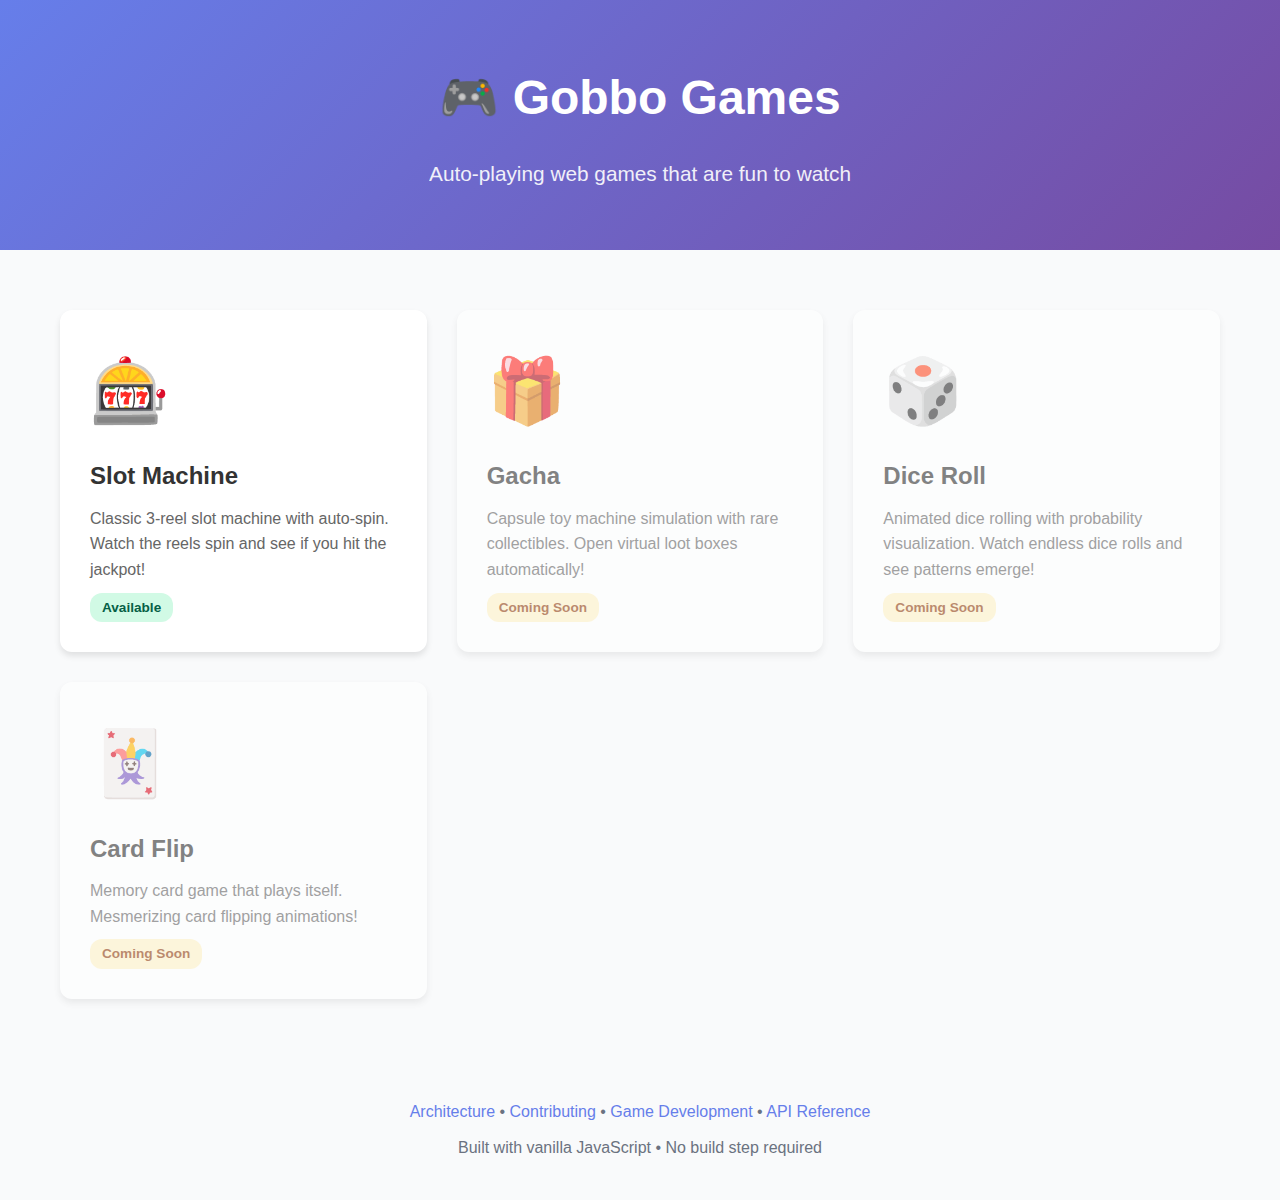
<file: index.html>
<!DOCTYPE html>
<html lang="en">
<head>
  <meta charset="UTF-8">
  <meta name="viewport" content="width=device-width, initial-scale=1.0">
  <title>Gobbo Games - Auto-Playing Web Games</title>
  <link rel="stylesheet" href="assets/styles/common.css">
  <style>
    .hero {
      text-align: center;
      padding: 60px 20px;
      background: linear-gradient(135deg, #667eea 0%, #764ba2 100%);
      color: white;
    }
    
    .hero h1 {
      font-size: 3em;
      margin: 0 0 20px 0;
    }
    
    .hero p {
      font-size: 1.3em;
      opacity: 0.9;
    }
    
    .games-grid {
      display: grid;
      grid-template-columns: repeat(auto-fill, minmax(300px, 1fr));
      gap: 30px;
      padding: 40px 20px;
      max-width: 1200px;
      margin: 0 auto;
    }
    
    .game-card {
      background: white;
      border-radius: 12px;
      padding: 30px;
      box-shadow: 0 4px 6px rgba(0, 0, 0, 0.1);
      transition: transform 0.3s ease, box-shadow 0.3s ease;
      text-decoration: none;
      color: inherit;
      display: block;
    }
    
    .game-card:hover {
      transform: translateY(-5px);
      box-shadow: 0 12px 24px rgba(0, 0, 0, 0.15);
    }
    
    .game-card .icon {
      font-size: 4em;
      margin-bottom: 15px;
    }
    
    .game-card h2 {
      margin: 0 0 10px 0;
      color: #333;
    }
    
    .game-card p {
      color: #666;
      line-height: 1.6;
    }
    
    .game-card .status {
      display: inline-block;
      padding: 4px 12px;
      border-radius: 12px;
      font-size: 0.85em;
      font-weight: bold;
      margin-top: 10px;
    }
    
    .status.available {
      background: #d1fae5;
      color: #065f46;
    }
    
    .status.coming-soon {
      background: #fef3c7;
      color: #92400e;
    }
    
    footer {
      text-align: center;
      padding: 40px 20px;
      background: #f9fafb;
      color: #6b7280;
    }
    
    footer a {
      color: #667eea;
      text-decoration: none;
    }
    
    footer a:hover {
      text-decoration: underline;
    }
  </style>
</head>
<body>
  <div class="hero">
    <h1>🎮 Gobbo Games</h1>
    <p>Auto-playing web games that are fun to watch</p>
  </div>
  
  <main>
    <div class="games-grid">
      <a href="games/slot-machine/index.html" class="game-card">
        <div class="icon">🎰</div>
        <h2>Slot Machine</h2>
        <p>Classic 3-reel slot machine with auto-spin. Watch the reels spin and see if you hit the jackpot!</p>
        <span class="status available">Available</span>
      </a>
      
      <div class="game-card" style="opacity: 0.6; cursor: not-allowed;">
        <div class="icon">🎁</div>
        <h2>Gacha</h2>
        <p>Capsule toy machine simulation with rare collectibles. Open virtual loot boxes automatically!</p>
        <span class="status coming-soon">Coming Soon</span>
      </div>
      
      <div class="game-card" style="opacity: 0.6; cursor: not-allowed;">
        <div class="icon">🎲</div>
        <h2>Dice Roll</h2>
        <p>Animated dice rolling with probability visualization. Watch endless dice rolls and see patterns emerge!</p>
        <span class="status coming-soon">Coming Soon</span>
      </div>
      
      <div class="game-card" style="opacity: 0.6; cursor: not-allowed;">
        <div class="icon">🃏</div>
        <h2>Card Flip</h2>
        <p>Memory card game that plays itself. Mesmerizing card flipping animations!</p>
        <span class="status coming-soon">Coming Soon</span>
      </div>
    </div>
  </main>
  
  <footer>
    <p>
      <a href="ARCHITECTURE.md">Architecture</a> • 
      <a href="CONTRIBUTING.md">Contributing</a> • 
      <a href="docs/GAME_DEVELOPMENT.md">Game Development</a> • 
      <a href="docs/API.md">API Reference</a>
    </p>
    <p style="margin-top: 10px;">Built with vanilla JavaScript • No build step required</p>
  </footer>
</body>
</html>
</file>
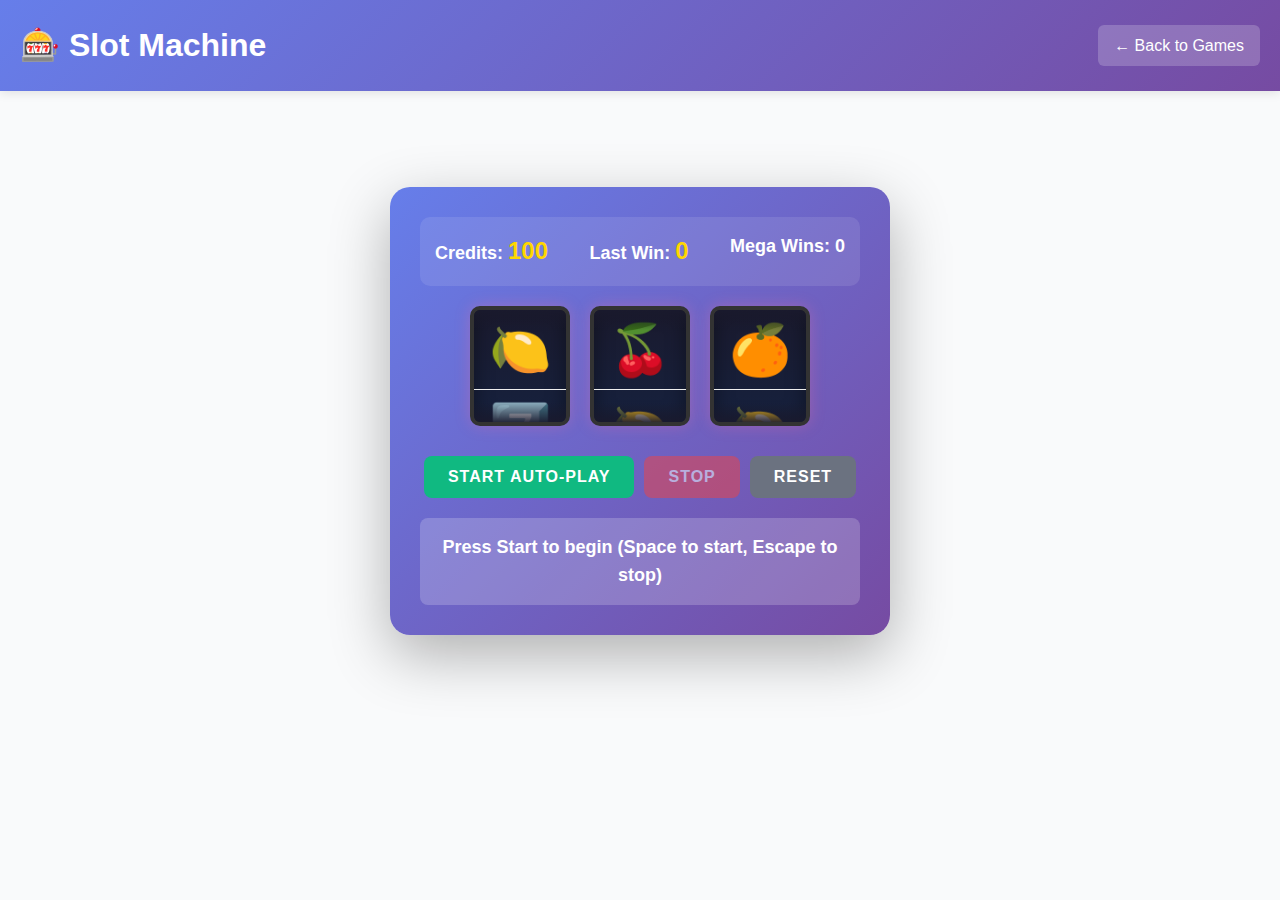
<file: games/slot-machine/index.html>
<!DOCTYPE html>
<html lang="en">
<head>
  <meta charset="UTF-8">
  <meta name="viewport" content="width=device-width, initial-scale=1.0">
  <title>Slot Machine - Gobbo Games</title>
  <link rel="stylesheet" href="styles.css">
  <link rel="stylesheet" href="../../assets/styles/common.css">
</head>
<body>
  <div class="container">
    <header>
      <h1>🎰 Slot Machine</h1>
      <a href="../../index.html" class="back-link">← Back to Games</a>
    </header>
    
    <main role="main" aria-label="Slot Machine Game">
      <div id="game-container" class="game-container">
        <div class="slot-machine" role="application" aria-roledescription="slot machine">
          <div class="display">
            <div class="credits">Credits: <span id="credits" aria-live="polite">100</span></div>
            <div class="last-win">Last Win: <span id="last-win" aria-live="polite">0</span></div>
            <div class="mega-wins">Mega Wins: <span id="mega-wins" aria-live="polite">0</span></div>
          </div>
          
          <div class="reels" role="group" aria-label="Slot machine reels">
            <div class="reel" id="reel-0" aria-label="Reel 1"></div>
            <div class="reel" id="reel-1" aria-label="Reel 2"></div>
            <div class="reel" id="reel-2" aria-label="Reel 3"></div>
          </div>
          
          <div class="controls" role="toolbar" aria-label="Game controls">
            <button id="start-btn" class="btn btn-primary" aria-label="Start auto-play">Start Auto-Play</button>
            <button id="stop-btn" class="btn btn-secondary" disabled aria-label="Stop auto-play">Stop</button>
            <button id="reset-btn" class="btn btn-tertiary" aria-label="Reset game">Reset</button>
          </div>
          
          <div class="status" id="status" role="status" aria-live="polite">Press Start to begin (Space to start, Escape to stop)</div>
        </div>
      </div>
    </main>
  </div>
  
  <script type="module" src="game.js"></script>
</body>
</html>
</file>
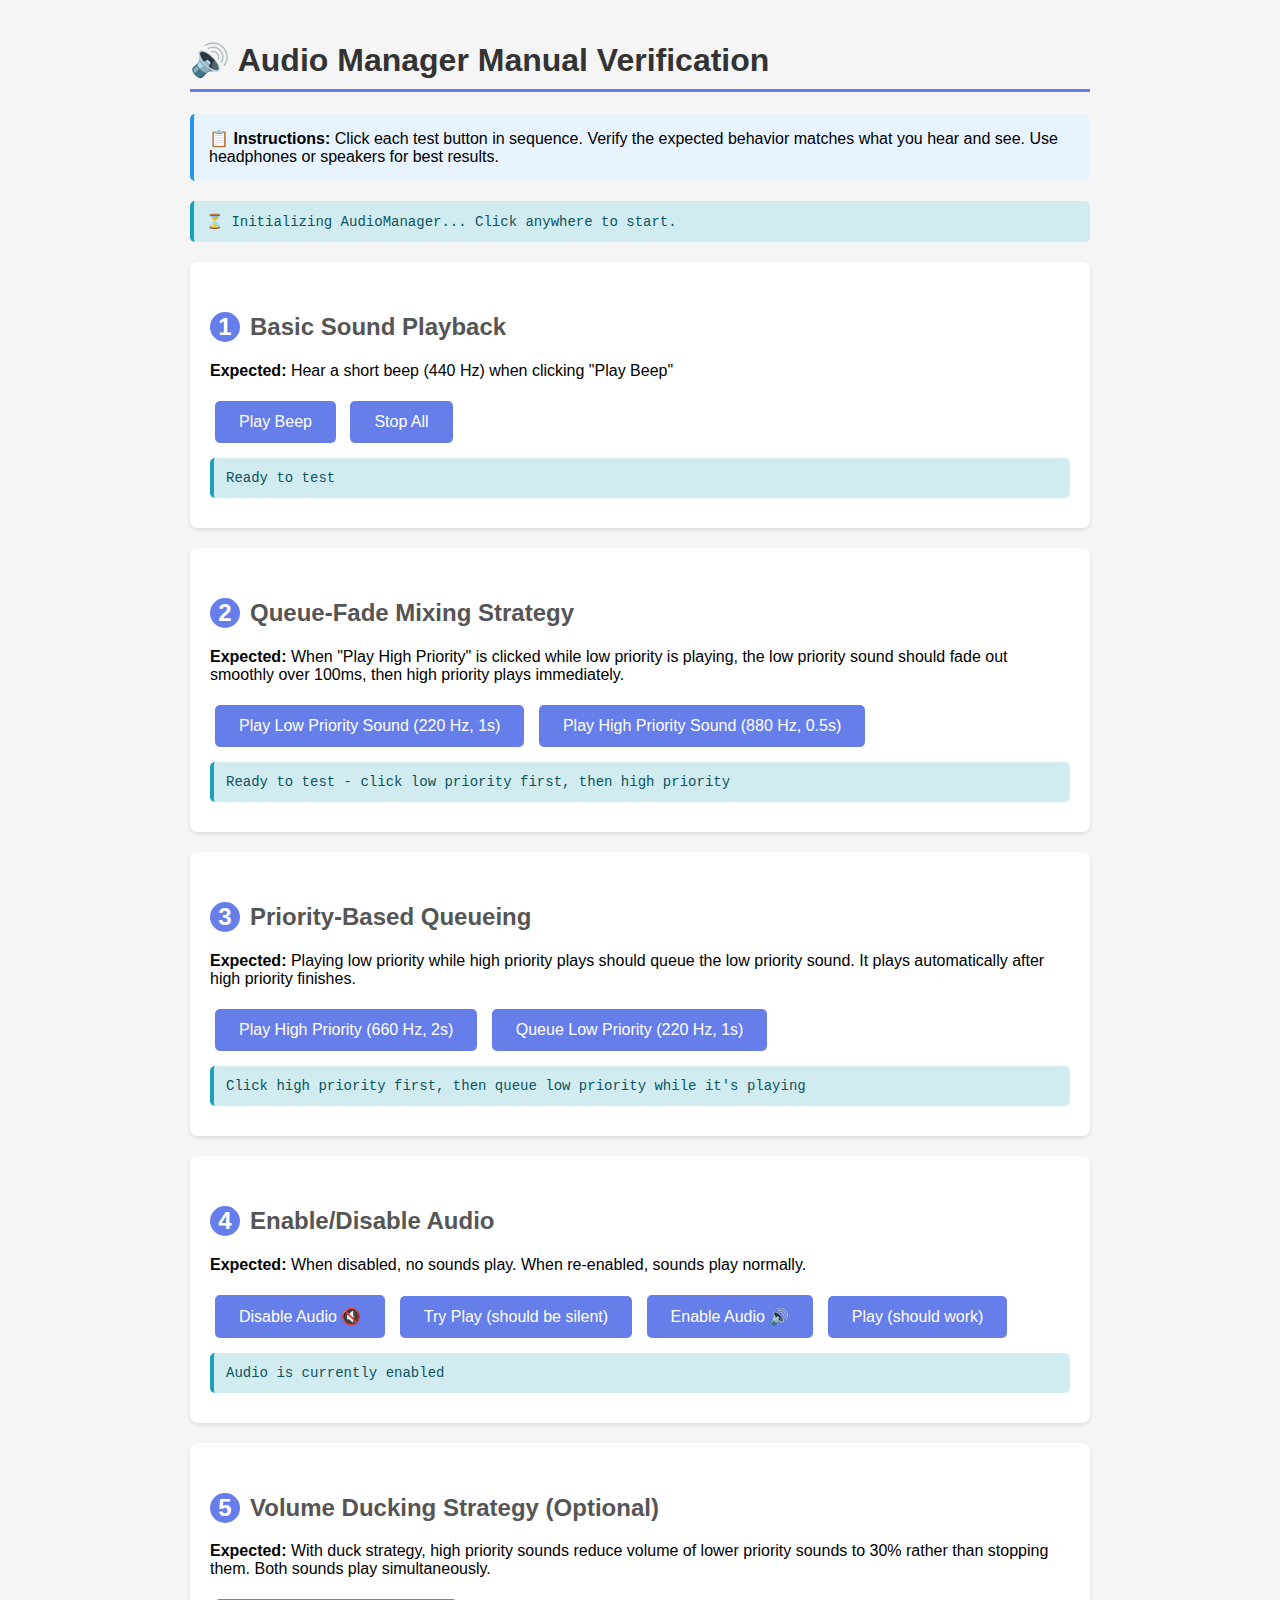
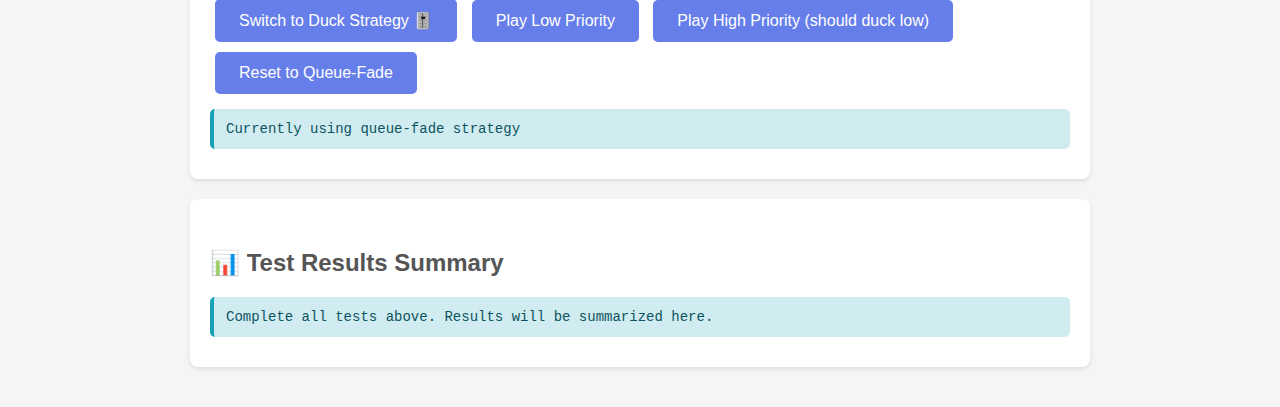
<file: tests/manual/audio-verification.html>
<!DOCTYPE html>
<html lang="en">
<head>
  <meta charset="UTF-8">
  <meta name="viewport" content="width=device-width, initial-scale=1.0">
  <title>Audio Manager Manual Verification</title>
  <style>
    body {
      font-family: -apple-system, BlinkMacSystemFont, 'Segoe UI', Roboto, sans-serif;
      padding: 20px;
      max-width: 900px;
      margin: 0 auto;
      background: #f5f5f5;
    }
    h1 { color: #333; border-bottom: 3px solid #667eea; padding-bottom: 10px; }
    h2 { color: #555; margin-top: 30px; }
    button {
      padding: 12px 24px;
      margin: 5px;
      font-size: 16px;
      cursor: pointer;
      border: none;
      border-radius: 5px;
      background: #667eea;
      color: white;
      transition: all 0.2s;
    }
    button:hover { background: #5568d3; transform: translateY(-1px); }
    button:active { transform: translateY(0); }
    button:disabled { background: #ccc; cursor: not-allowed; }
    .test-section {
      margin: 20px 0;
      padding: 20px;
      background: white;
      border-radius: 8px;
      box-shadow: 0 2px 4px rgba(0,0,0,0.1);
    }
    .status {
      margin: 10px 0;
      padding: 12px;
      border-radius: 5px;
      font-family: 'Monaco', 'Courier New', monospace;
      font-size: 14px;
    }
    .pass { background: #d4edda; color: #155724; border-left: 4px solid #28a745; }
    .fail { background: #f8d7da; color: #721c24; border-left: 4px solid #dc3545; }
    .info { background: #d1ecf1; color: #0c5460; border-left: 4px solid #17a2b8; }
    .warning { background: #fff3cd; color: #856404; border-left: 4px solid #ffc107; }
    .instructions {
      background: #e7f3ff;
      padding: 15px;
      border-radius: 5px;
      margin-bottom: 20px;
      border-left: 4px solid #2196F3;
    }
    .test-number { 
      display: inline-block;
      background: #667eea;
      color: white;
      width: 30px;
      height: 30px;
      border-radius: 50%;
      text-align: center;
      line-height: 30px;
      margin-right: 10px;
      font-weight: bold;
    }
  </style>
</head>
<body>
  <h1>🔊 Audio Manager Manual Verification</h1>
  
  <div class="instructions">
    <strong>📋 Instructions:</strong> Click each test button in sequence. Verify the expected behavior matches what you hear and see. Use headphones or speakers for best results.
  </div>

  <div id="init-status" class="status info">
    ⏳ Initializing AudioManager... Click anywhere to start.
  </div>

  <!-- Test 1: Basic Playback -->
  <div class="test-section">
    <h2><span class="test-number">1</span>Basic Sound Playback</h2>
    <p><strong>Expected:</strong> Hear a short beep (440 Hz) when clicking "Play Beep"</p>
    <button id="test1-play">Play Beep</button>
    <button id="test1-stop">Stop All</button>
    <div id="test1-status" class="status info">Ready to test</div>
  </div>

  <!-- Test 2: Queue-Fade Strategy -->
  <div class="test-section">
    <h2><span class="test-number">2</span>Queue-Fade Mixing Strategy</h2>
    <p><strong>Expected:</strong> When "Play High Priority" is clicked while low priority is playing, the low priority sound should fade out smoothly over 100ms, then high priority plays immediately.</p>
    <button id="test2-low">Play Low Priority Sound (220 Hz, 1s)</button>
    <button id="test2-high">Play High Priority Sound (880 Hz, 0.5s)</button>
    <div id="test2-status" class="status info">Ready to test - click low priority first, then high priority</div>
  </div>

  <!-- Test 3: Priority Queueing -->
  <div class="test-section">
    <h2><span class="test-number">3</span>Priority-Based Queueing</h2>
    <p><strong>Expected:</strong> Playing low priority while high priority plays should queue the low priority sound. It plays automatically after high priority finishes.</p>
    <button id="test3-high">Play High Priority (660 Hz, 2s)</button>
    <button id="test3-low">Queue Low Priority (220 Hz, 1s)</button>
    <div id="test3-status" class="status info">Click high priority first, then queue low priority while it's playing</div>
  </div>

  <!-- Test 4: Enable/Disable -->
  <div class="test-section">
    <h2><span class="test-number">4</span>Enable/Disable Audio</h2>
    <p><strong>Expected:</strong> When disabled, no sounds play. When re-enabled, sounds play normally.</p>
    <button id="test4-disable">Disable Audio 🔇</button>
    <button id="test4-play">Try Play (should be silent)</button>
    <button id="test4-enable">Enable Audio 🔊</button>
    <button id="test4-play2">Play (should work)</button>
    <div id="test4-status" class="status info">Audio is currently enabled</div>
  </div>

  <!-- Test 5: Duck Strategy -->
  <div class="test-section">
    <h2><span class="test-number">5</span>Volume Ducking Strategy (Optional)</h2>
    <p><strong>Expected:</strong> With duck strategy, high priority sounds reduce volume of lower priority sounds to 30% rather than stopping them. Both sounds play simultaneously.</p>
    <button id="test5-change-strategy">Switch to Duck Strategy 🎚️</button>
    <button id="test5-low">Play Low Priority</button>
    <button id="test5-high">Play High Priority (should duck low)</button>
    <button id="test5-reset">Reset to Queue-Fade</button>
    <div id="test5-status" class="status info">Currently using queue-fade strategy</div>
  </div>

  <div class="test-section">
    <h2>📊 Test Results Summary</h2>
    <div id="summary-status" class="status info">
      Complete all tests above. Results will be summarized here.
    </div>
  </div>

  <script type="module">
    import { AudioManager, SoundPriority } from '../../shared/utils/audio.js';

    let audioManager;
    let initialized = false;

    // Helper to update status
    function updateStatus(elementId, message, type = 'info') {
      const el = document.getElementById(elementId);
      el.textContent = message;
      el.className = `status ${type}`;
    }

    // Create synthetic beep sounds using Web Audio API
    function createBeepBuffer(audioContext, frequency, duration) {
      const sampleRate = audioContext.sampleRate;
      const numSamples = Math.floor(sampleRate * duration);
      const buffer = audioContext.createBuffer(1, numSamples, sampleRate);
      const data = buffer.getChannelData(0);
      
      // Generate sine wave with envelope (fade in/out to avoid clicks)
      for (let i = 0; i < numSamples; i++) {
        const t = i / sampleRate;
        const envelope = Math.min(t * 10, (duration - t) * 10, 1);
        data[i] = Math.sin(2 * Math.PI * frequency * i / sampleRate) * 0.3 * envelope;
      }
      
      return buffer;
    }

    // Initialize on first user interaction
    function initialize() {
      if (initialized) return;
      
      try {
        audioManager = new AudioManager({
          mixingStrategy: 'queue-fade',
          fadeDuration: 100
        });

        if (!audioManager.audioContext) {
          updateStatus('init-status', '⚠️ Web Audio API not available - some tests may not work', 'warning');
          return;
        }

        // Resume AudioContext if suspended (browser autoplay policy)
        if (audioManager.audioContext.state === 'suspended') {
          audioManager.audioContext.resume();
        }

        // Create test beeps
        const beepBuffer = createBeepBuffer(audioManager.audioContext, 440, 0.3);
        const lowPriorityBeep = createBeepBuffer(audioManager.audioContext, 220, 1.0);
        const highPriorityBeep = createBeepBuffer(audioManager.audioContext, 880, 0.5);
        const longBeep = createBeepBuffer(audioManager.audioContext, 660, 2.0);

        // Register sounds
        audioManager.sounds.set('beep', {
          url: null,
          priority: SoundPriority.MEDIUM_WIN,
          audioBuffer: beepBuffer,
          loaded: true
        });

        audioManager.sounds.set('low-beep', {
          url: null,
          priority: SoundPriority.REEL_STOP,
          audioBuffer: lowPriorityBeep,
          loaded: true
        });

        audioManager.sounds.set('high-beep', {
          url: null,
          priority: SoundPriority.JACKPOT,
          audioBuffer: highPriorityBeep,
          loaded: true
        });

        audioManager.sounds.set('long-beep', {
          url: null,
          priority: SoundPriority.BIG_WIN,
          audioBuffer: longBeep,
          loaded: true
        });

        initialized = true;
        updateStatus('init-status', '✅ AudioManager initialized successfully! All tests ready.', 'pass');
        
      } catch (error) {
        updateStatus('init-status', `❌ Initialization failed: ${error.message}`, 'fail');
      }
    }

    // Initialize on any click
    document.body.addEventListener('click', initialize, { once: true });

    // Test 1: Basic Playback
    document.getElementById('test1-play').onclick = () => {
      if (!initialized) return;
      audioManager.play('beep').catch(e => {
        updateStatus('test1-status', `❌ Error: ${e.message}`, 'fail');
      });
      updateStatus('test1-status', '🔊 Playing beep (440 Hz, 0.3s)...', 'pass');
      setTimeout(() => {
        updateStatus('test1-status', '✅ Test 1 complete - did you hear the beep?', 'pass');
      }, 500);
    };

    document.getElementById('test1-stop').onclick = () => {
      if (!initialized) return;
      audioManager.stopAll();
      updateStatus('test1-status', '⏹️ All sounds stopped', 'pass');
    };

    // Test 2: Queue-Fade
    document.getElementById('test2-low').onclick = () => {
      if (!initialized) return;
      audioManager.play('low-beep');
      updateStatus('test2-status', '🔊 Playing low priority sound (220 Hz, 1 second)', 'info');
    };

    document.getElementById('test2-high').onclick = () => {
      if (!initialized) return;
      audioManager.play('high-beep');
      updateStatus('test2-status', '⚡ High priority sound playing - low should fade out smoothly!', 'pass');
      setTimeout(() => {
        updateStatus('test2-status', '✅ Test 2 complete - did the low priority fade out smoothly?', 'pass');
      }, 1000);
    };

    // Test 3: Queueing
    document.getElementById('test3-high').onclick = () => {
      if (!initialized) return;
      audioManager.play('long-beep');
      updateStatus('test3-status', '🔊 Playing high priority (660 Hz, 2 seconds) - now click "Queue Low Priority"', 'info');
    };

    document.getElementById('test3-low').onclick = () => {
      if (!initialized) return;
      audioManager.play('low-beep');
      updateStatus('test3-status', '📋 Low priority queued - will play automatically after high finishes (~2s)', 'pass');
      setTimeout(() => {
        updateStatus('test3-status', '✅ Test 3 complete - did the low priority play after high finished?', 'pass');
      }, 3500);
    };

    // Test 4: Enable/Disable
    document.getElementById('test4-disable').onclick = () => {
      if (!initialized) return;
      audioManager.setEnabled(false);
      updateStatus('test4-status', '🔇 Audio disabled - now click "Try Play"', 'info');
    };

    document.getElementById('test4-play').onclick = () => {
      if (!initialized) return;
      audioManager.play('beep');
      const enabled = audioManager.enabled;
      if (!enabled) {
        updateStatus('test4-status', '✅ Tried to play while disabled - should be silent!', 'pass');
      } else {
        updateStatus('test4-status', '⚠️ Audio is enabled - test may not work correctly', 'warning');
      }
    };

    document.getElementById('test4-enable').onclick = () => {
      if (!initialized) return;
      audioManager.setEnabled(true);
      updateStatus('test4-status', '🔊 Audio enabled - now click "Play"', 'info');
    };

    document.getElementById('test4-play2').onclick = () => {
      if (!initialized) return;
      audioManager.play('beep');
      updateStatus('test4-status', '✅ Test 4 complete - did you hear the sound after enabling?', 'pass');
    };

    // Test 5: Duck Strategy
    document.getElementById('test5-change-strategy').onclick = () => {
      if (!initialized) return;
      audioManager.mixingStrategy = 'duck';
      updateStatus('test5-status', '🎚️ Switched to "duck" mixing strategy - now test low + high priority', 'info');
    };

    document.getElementById('test5-low').onclick = () => {
      if (!initialized) return;
      audioManager.play('low-beep');
      updateStatus('test5-status', '🔊 Playing low priority - now click high priority while this plays', 'info');
    };

    document.getElementById('test5-high').onclick = () => {
      if (!initialized) return;
      audioManager.play('high-beep');
      updateStatus('test5-status', '🎚️ High priority playing - low should reduce to 30% volume (both playing)', 'pass');
      setTimeout(() => {
        updateStatus('test5-status', '✅ Test 5 complete - did both sounds play simultaneously with ducking?', 'pass');
      }, 1000);
    };

    document.getElementById('test5-reset').onclick = () => {
      if (!initialized) return;
      audioManager.mixingStrategy = 'queue-fade';
      updateStatus('test5-status', '✅ Reset to queue-fade strategy', 'pass');
    };

    // Log audio context state changes
    if (typeof AudioContext !== 'undefined' || typeof webkitAudioContext !== 'undefined') {
      const checkContext = setInterval(() => {
        if (audioManager?.audioContext) {
          console.log('[AudioTest] AudioContext state:', audioManager.audioContext.state);
          if (audioManager.audioContext.state === 'running') {
            clearInterval(checkContext);
          }
        }
      }, 1000);
    }
  </script>
</body>
</html>
</file>
<file: assets/styles/common.css>
/* Common styles shared across all games */

* {
  box-sizing: border-box;
  margin: 0;
  padding: 0;
}

body {
  font-family: -apple-system, BlinkMacSystemFont, 'Segoe UI', Roboto, Oxygen, Ubuntu, Cantarell, sans-serif;
  line-height: 1.6;
  color: #333;
  background: #f9fafb;
  min-height: 100vh;
}

.container {
  min-height: 100vh;
  display: flex;
  flex-direction: column;
}

header {
  background: linear-gradient(135deg, #667eea 0%, #764ba2 100%);
  color: white;
  padding: 20px;
  display: flex;
  justify-content: space-between;
  align-items: center;
  box-shadow: 0 2px 10px rgba(0, 0, 0, 0.1);
}

header h1 {
  font-size: 2em;
  margin: 0;
}

.back-link {
  color: white;
  text-decoration: none;
  padding: 8px 16px;
  background: rgba(255, 255, 255, 0.2);
  border-radius: 6px;
  transition: background 0.3s ease;
}

.back-link:hover {
  background: rgba(255, 255, 255, 0.3);
}

main {
  flex: 1;
  padding: 20px;
}

/* Utility Classes */
.text-center {
  text-align: center;
}

.mt-1 { margin-top: 0.5rem; }
.mt-2 { margin-top: 1rem; }
.mt-3 { margin-top: 1.5rem; }
.mt-4 { margin-top: 2rem; }

.mb-1 { margin-bottom: 0.5rem; }
.mb-2 { margin-bottom: 1rem; }
.mb-3 { margin-bottom: 1.5rem; }
.mb-4 { margin-bottom: 2rem; }

.p-1 { padding: 0.5rem; }
.p-2 { padding: 1rem; }
.p-3 { padding: 1.5rem; }
.p-4 { padding: 2rem; }

/* Animations */
@keyframes fadeIn {
  from {
    opacity: 0;
    transform: translateY(10px);
  }
  to {
    opacity: 1;
    transform: translateY(0);
  }
}

.fade-in {
  animation: fadeIn 0.5s ease-out;
}

@keyframes pulse {
  0%, 100% {
    opacity: 1;
  }
  50% {
    opacity: 0.5;
  }
}

.pulse {
  animation: pulse 2s ease-in-out infinite;
}

@keyframes spin {
  from {
    transform: rotate(0deg);
  }
  to {
    transform: rotate(360deg);
  }
}

.spin {
  animation: spin 1s linear infinite;
}

/* Accessibility */
@media (prefers-reduced-motion: reduce) {
  *,
  *::before,
  *::after {
    animation-duration: 0.01ms !important;
    animation-iteration-count: 1 !important;
    transition-duration: 0.01ms !important;
  }
}

/* Focus styles for accessibility */
:focus {
  outline: 2px solid #667eea;
  outline-offset: 2px;
}

button:focus,
a:focus {
  outline: 2px solid #667eea;
  outline-offset: 2px;
}

/* Screen reader only content */
.sr-only {
  position: absolute;
  width: 1px;
  height: 1px;
  padding: 0;
  margin: -1px;
  overflow: hidden;
  clip: rect(0, 0, 0, 0);
  white-space: nowrap;
  border-width: 0;
}

/* Responsive */
@media (max-width: 768px) {
  header {
    flex-direction: column;
    gap: 10px;
    text-align: center;
  }
  
  header h1 {
    font-size: 1.5em;
  }
}
</file>
<file: games/slot-machine/styles.css>
/* Slot Machine Specific Styles */

.game-container {
  display: flex;
  justify-content: center;
  align-items: center;
  min-height: 600px;
  padding: 20px;
}

.slot-machine {
  background: linear-gradient(135deg, #667eea 0%, #764ba2 100%);
  border-radius: 20px;
  padding: 30px;
  box-shadow: 0 20px 60px rgba(0, 0, 0, 0.3);
  max-width: 500px;
  width: 100%;
}

.display {
  display: flex;
  justify-content: space-between;
  margin-bottom: 20px;
  padding: 15px;
  background: rgba(255, 255, 255, 0.1);
  border-radius: 10px;
  color: white;
  font-size: 18px;
  font-weight: bold;
}

.credits span,
.last-win span {
  color: #ffd700;
  font-size: 24px;
}

.reels {
  display: flex;
  gap: 20px;
  margin-bottom: 30px;
  justify-content: center;
}

.reel {
  background: linear-gradient(180deg, #1A1A2E 0%, #16213E 100%);
  border: 4px solid #333;
  border-radius: 10px;
  width: 100px;
  height: 120px;
  overflow: hidden;
  position: relative;
  box-shadow: inset 0 0 20px rgba(0, 0, 0, 0.4), 0 0 15px rgba(255, 107, 157, 0.3);
  will-change: transform;
}

.reel::before,
.reel::after {
  content: '';
  position: absolute;
  left: 0;
  right: 0;
  height: 20px;
  background: linear-gradient(to bottom, rgba(26, 26, 46, 0.9), transparent);
  z-index: 1;
  pointer-events: none;
}

.reel::before {
  top: 0;
}

.reel::after {
  bottom: 0;
  background: linear-gradient(to top, rgba(26, 26, 46, 0.9), transparent);
}

.symbol {
  height: 80px;
  display: flex;
  align-items: center;
  justify-content: center;
  font-size: 50px;
  border-bottom: 1px solid #eee;
}

/* Spin animation — fast vertical scroll */
.reel.spinning {
  animation: spin 0.1s linear infinite;
}

@keyframes spin {
  0% {
    transform: translateY(0);
  }
  100% {
    transform: translateY(-80px);
  }
}

/* Bounce overshoot when reel stops */
@keyframes reel-bounce {
  0% {
    transform: translateY(0);
  }
  40% {
    transform: translateY(-12px);
  }
  70% {
    transform: translateY(4px);
  }
  100% {
    transform: translateY(0);
  }
}

/* Settle wobble after bounce */
@keyframes reel-settle {
  0% {
    transform: translateY(0);
  }
  50% {
    transform: translateY(-2px);
  }
  100% {
    transform: translateY(0);
  }
}

.reel.bounce {
  animation: reel-bounce 150ms cubic-bezier(0.68, -0.55, 0.265, 1.55);
}

.reel.settle {
  animation: reel-settle 100ms ease-out;
}

/* Win celebration glow */
@keyframes win-glow {
  0%, 100% {
    box-shadow: 0 20px 60px rgba(0, 0, 0, 0.3);
  }
  50% {
    box-shadow: 0 20px 60px rgba(255, 215, 0, 0.6), 0 0 30px rgba(255, 215, 0, 0.3);
  }
}

.slot-machine.winning {
  animation: win-glow 0.6s ease-in-out 3;
}

.controls {
  display: flex;
  gap: 10px;
  margin-bottom: 20px;
  justify-content: center;
  flex-wrap: wrap;
}

.btn {
  padding: 12px 24px;
  border: none;
  border-radius: 8px;
  font-size: 16px;
  font-weight: bold;
  cursor: pointer;
  transition: all 0.3s ease;
  text-transform: uppercase;
  letter-spacing: 1px;
}

.btn:hover:not(:disabled) {
  transform: translateY(-2px);
  box-shadow: 0 5px 15px rgba(0, 0, 0, 0.3);
}

.btn:disabled {
  opacity: 0.5;
  cursor: not-allowed;
}

.btn:focus-visible {
  outline: 3px solid #ffd700;
  outline-offset: 2px;
}

.btn-primary {
  background: #10b981;
  color: white;
}

.btn-secondary {
  background: #ef4444;
  color: white;
}

.btn-tertiary {
  background: #6b7280;
  color: white;
}

.status {
  text-align: center;
  padding: 15px;
  background: rgba(255, 255, 255, 0.2);
  border-radius: 8px;
  color: white;
  font-size: 18px;
  font-weight: bold;
  min-height: 50px;
  display: flex;
  align-items: center;
  justify-content: center;
}

/* Reduced motion — disable animations for users who prefer it */
@media (prefers-reduced-motion: reduce) {
  .reel.spinning,
  .reel.bounce,
  .reel.settle,
  .slot-machine.winning {
    animation: none;
  }

  .btn {
    transition: none;
  }
}

/* Responsive */
@media (max-width: 600px) {
  .slot-machine {
    padding: 20px;
  }
  
  .reels {
    gap: 10px;
  }
  
  .reel {
    width: 80px;
    height: 100px;
  }
  
  .symbol {
    height: 60px;
    font-size: 40px;
  }
  
  .display {
    flex-direction: column;
    gap: 10px;
    text-align: center;
  }
}
</file>
